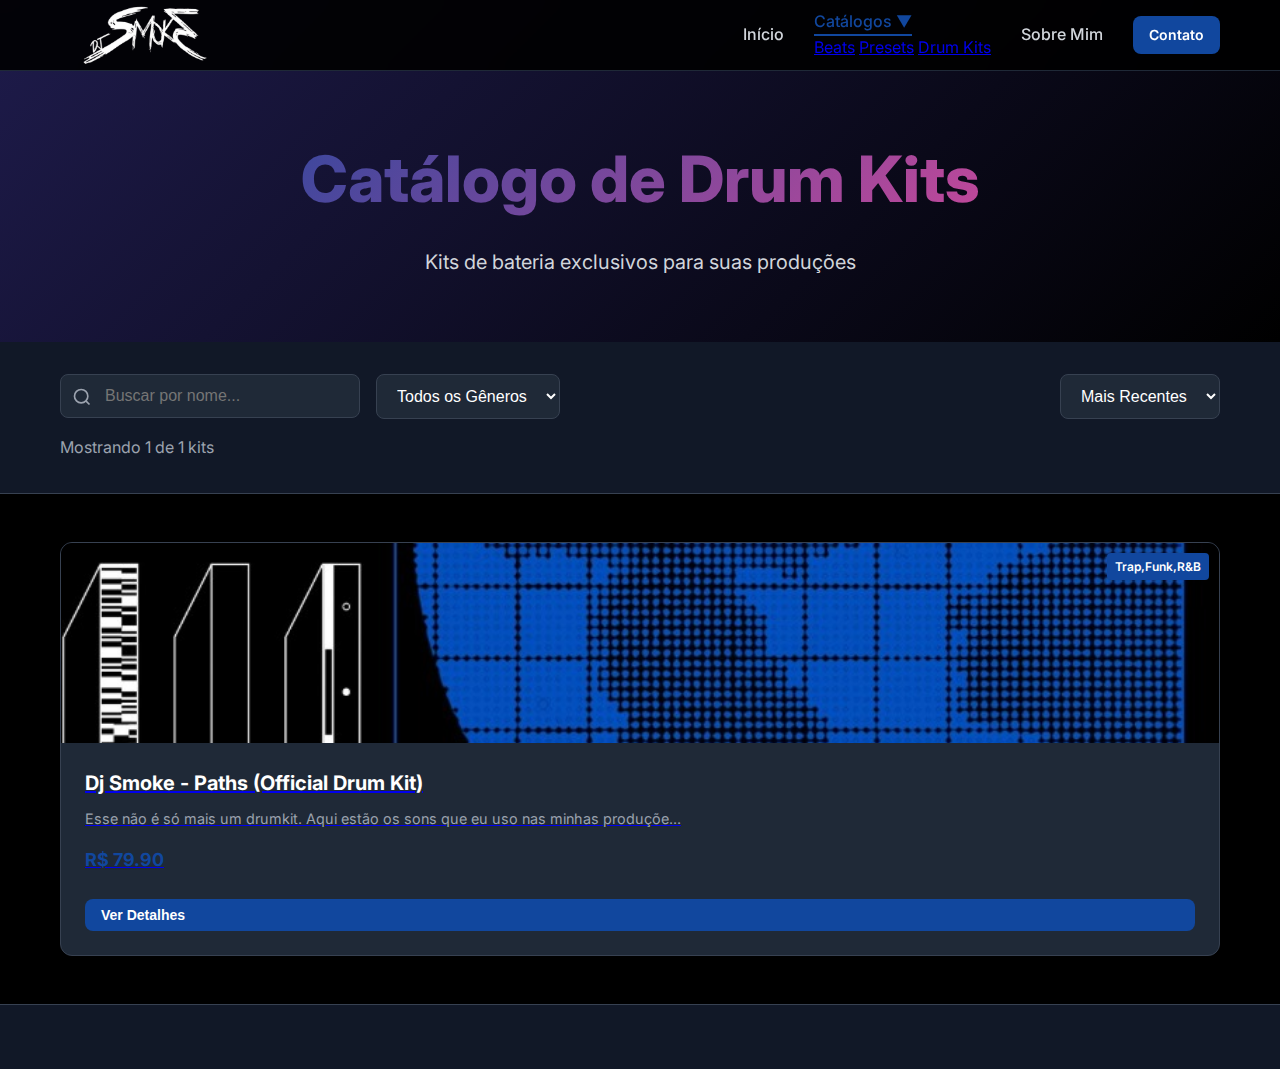
<file: drumkits.html>
<!DOCTYPE html>
<html lang="pt-BR">
<head>
    <meta charset="UTF-8">
    <meta name="viewport" content="width=device-width, initial-scale=1.0">
    <title>Drum Kits - Dj Smoke</title>
    <link rel="stylesheet" href="css/style.css">
    <link rel="preconnect" href="https://fonts.googleapis.com">
    <link rel="preconnect" href="https://fonts.gstatic.com" crossorigin>
    <link href="https://fonts.googleapis.com/css2?family=Inter:wght@300;400;500;600;700;800;900&display=swap" rel="stylesheet">
</head>
<body>
    <nav class="navbar">
        <div class="nav-container">
            <a href="index.html" class="nav-logo">
                <img src="imgs/logo.png" alt="Logo Smoke" class="logo-image">
            </a>
            
             <div class="nav-menu" id="nav-menu">
                <a href="index.html" class="nav-link">Início</a>
                <div class="nav-item-dropdown">
                    <a href="#" class="nav-link active">Catálogos <span class="dropdown-arrow">▼</span></a>
                    <div class="dropdown-menu">
                        <a href="beats.html" class="dropdown-link">Beats</a>
                        <a href="presets.html" class="dropdown-link">Presets</a>
                        <a href="drumkits.html" class="dropdown-link">Drum Kits</a>
                    </div>
                </div>
                <a href="sobre.html" class="nav-link">Sobre Mim</a>
                <a href="https://wa.me/5511912679324?text=Ol%C3%A1%20Dj%20Smoke%2C%20vi%20seu%20contato%20e%20gostaria%20de%20mais%20informa%C3%A7%C3%B5es%20sobre%20o%20seu%20trabalho." class="btn btn-primary btn-sm" target="_blank" rel="noopener noreferrer">Contato</a>
            </div>
            
            <div class="nav-toggle" id="nav-toggle">
                <span class="bar"></span>
                <span class="bar"></span>
                <span class="bar"></span>
            </div>
        </div>
    </nav>

    <section class="page-header">
        <div class="container">
            <h1 class="page-title">Catálogo de Drum Kits</h1>
            <p class="page-subtitle">Kits de bateria exclusivos para suas produções</p>
        </div>
    </section>

    <section class="filters">
        <div class="container">
            <div class="filters-row">
                <div class="filters-left">
                    <div class="search-box">
                        <svg class="search-icon" viewBox="0 0 24 24" fill="none" stroke="currentColor" stroke-width="2">
                            <circle cx="11" cy="11" r="8"></circle>
                            <path d="m21 21-4.35-4.35"></path>
                        </svg>
                        <input type="text" id="search-input" placeholder="Buscar por nome..." class="search-input">
                    </div>
                    <select id="genre-filter" class="filter-select">
                        <option value="all">Todos os Gêneros</option>
                        <option value="Trap">Trap</option>
                        <option value="Funk">Funk</option>
                        <option value="Boombap">Boombap</option>
                    </select>
                </div>
                <div class="filters-right">
                    <select id="sort-filter" class="filter-select">
                        <option value="newest">Mais Recentes</option>
                        <option value="price-low">Menor Preço</option>
                        <option value="price-high">Maior Preço</option>
                    </select>
                </div>
            </div>
            <div class="results-count">
                <span id="results-count"></span>
            </div>
        </div>
    </section>

    <section class="beats-catalog">
        <div class="container">
            <div class="beats-grid" id="drumkits-grid">
                </div>
            <div class="no-results" id="no-results" style="display: none;">
                <p>Nenhum drum kit encontrado com os filtros selecionados.</p>
            </div>
        </div>
    </section>

    <footer class="footer">
         </footer>

    <script src="js/data-drumkits.js"></script>
    <script src="js/drumkits.js"></script>
</body>
</html>
</file>
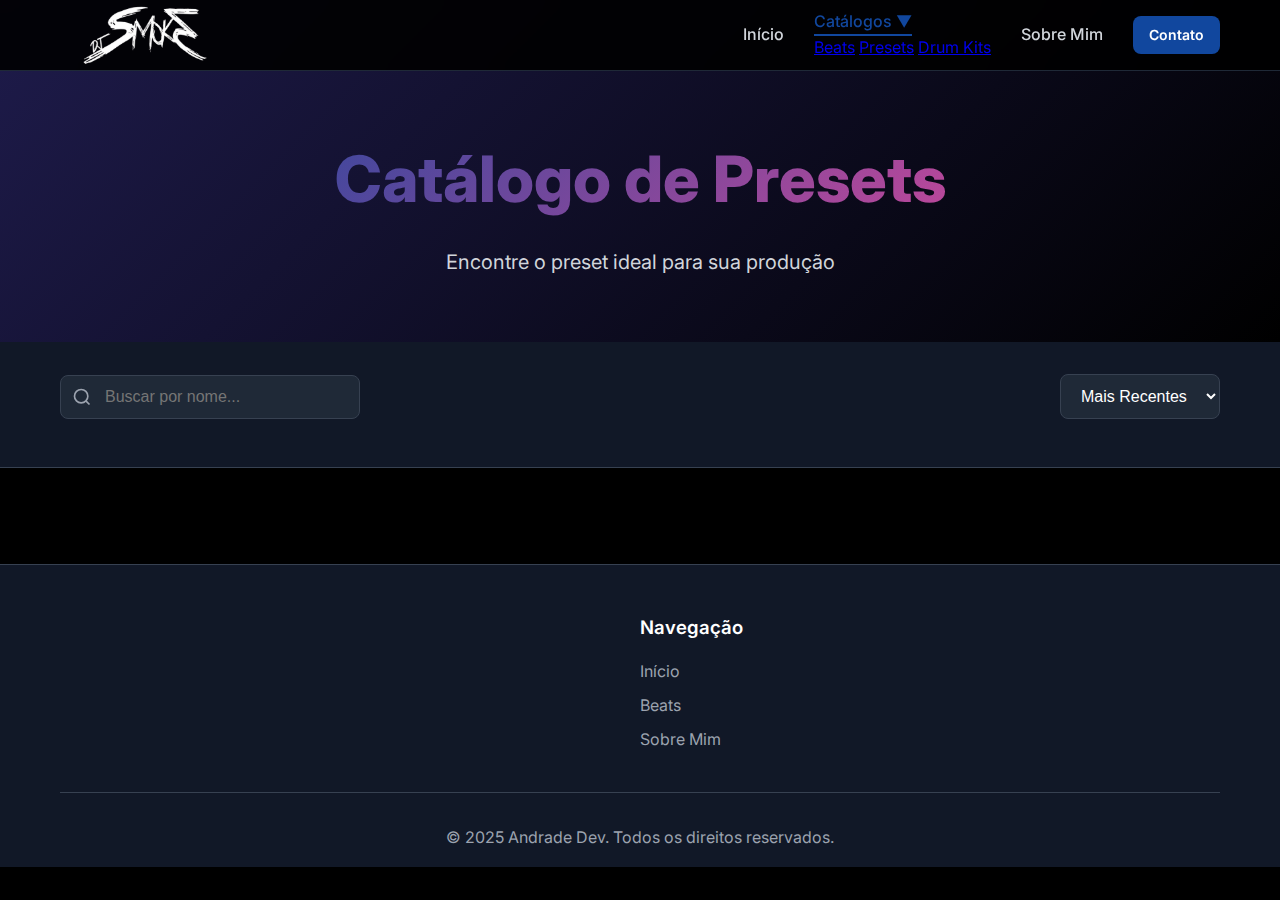
<file: presets.html>
<!DOCTYPE html>
<html lang="pt-BR">
<head>
    <meta charset="UTF-8">
    <meta name="viewport" content="width=device-width, initial-scale=1.0">
    <title>Presets - Dj Smoke</title>
    <link rel="stylesheet" href="css/style.css">
    <link rel="preconnect" href="https://fonts.googleapis.com">
    <link rel="preconnect" href="https://fonts.gstatic.com" crossorigin>
    <link href="https://fonts.googleapis.com/css2?family=Inter:wght@300;400;500;600;700;800;900&display=swap" rel="stylesheet">
</head>
<body>
    <nav class="navbar">
        <div class="nav-container">
            <a href="index.html" class="nav-logo">
                <img src="imgs/logo.png" alt="Logo Smoke" class="logo-image">
            </a>
            
            <div class="nav-menu" id="nav-menu">
                <a href="index.html" class="nav-link">Início</a>
                <div class="nav-item-dropdown">
                    <a href="#" class="nav-link active">Catálogos <span class="dropdown-arrow">▼</span></a>
                    <div class="dropdown-menu">
                        <a href="beats.html" class="dropdown-link">Beats</a>
                        <a href="presets.html" class="dropdown-link">Presets</a>
                        <a href="drumkits.html" class="dropdown-link">Drum Kits</a>
                    </div>
                </div>
                <a href="sobre.html" class="nav-link">Sobre Mim</a>
                <a href="https://wa.me/5511912679324?text=Ol%C3%A1%20Dj%20Smoke%2C%20vi%20seu%20contato%20e%20gostaria%20de%20mais%20informa%C3%A7%C3%B5es%20sobre%20o%20seu%20trabalho." class="btn btn-primary btn-sm" target="_blank" rel="noopener noreferrer">Contato</a>
            </div>
            
            <div class="nav-toggle" id="nav-toggle">
                <span class="bar"></span>
                <span class="bar"></span>
                <span class="bar"></span>
            </div>
        </div>
    </nav>

    <section class="page-header">
        <div class="container">
            <h1 class="page-title">Catálogo de Presets</h1>
            <p class="page-subtitle">Encontre o preset ideal para sua produção</p>
        </div>
    </section>

    <section class="filters">
        <div class="container">
            <div class="filters-row">
                <div class="filters-left">
                    <div class="search-box">
                        <svg class="search-icon" viewBox="0 0 24 24" fill="none" stroke="currentColor" stroke-width="2">
                            <circle cx="11" cy="11" r="8"></circle>
                            <path d="m21 21-4.35-4.35"></path>
                        </svg>
                        <input type="text" id="search-input" placeholder="Buscar por nome..." class="search-input">
                    </div>
                </div>
                <div class="filters-right">
                    <select id="sort-filter" class="filter-select">
                        <option value="newest">Mais Recentes</option>
                        <option value="price-low">Menor Preço</option>
                        <option value="price-high">Maior Preço</option>
                    </select>
                </div>
            </div>
            <div class="results-count">
                <span id="results-count"></span>
            </div>
        </div>
    </section>

    <section class="beats-catalog">
        <div class="container">
            <div class="beats-grid" id="presets-grid">
                </div>
            <div class="no-results" id="no-results" style="display: none;">
                <p>Nenhum preset encontrado com os filtros selecionados.</p>
            </div>
        </div>
    </section>

    <footer class="footer">
        <div class="container">
            <div class="footer-content">
                <div class="footer-brand">
                    <div class="footer-logo">
                        <svg class="logo-icon" viewBox="0 0 24 24" fill="none" stroke="currentColor" stroke-width="2">
                            <path d="M9 18V5l12-2v13"></path>
                            <circle cx="6" cy="18" r="3"></circle>
                            <circle cx="18" cy="16" r="3"></circle>
                        </svg>
                        <span class="logo-text">DJ SMOKE</span>
                    </div>
                </div>
                <div class="footer-links">
                    <div class="footer-column">
                        <h3 class="footer-title">Navegação</h3>
                        <ul class="footer-list">
                            <li><a href="index.html">Início</a></li>
                            <li><a href="beats.html">Beats</a></li>
                            <li><a href="sobre.html">Sobre Mim</a></li>
                        </ul>
                    </div>
                </div>
            </div>
            <div class="footer-bottom">
                <p>© 2025 Andrade Dev. Todos os direitos reservados.</p>
            </div>
        </div>
    </footer>

    <script src="js/data-presets.js"></script>
    <script src="js/presets.js"></script>
</body>
</html>
</file>
<file: css/style.css>
/* Reset and Base Styles */
* {
  margin: 0;
  padding: 0;
  box-sizing: border-box;
}

body {
  font-family: "Inter", sans-serif;
  background-color: #000000;
  color: #ffffff;
  line-height: 1.6;
  overflow-x: hidden;
}

.container {
  max-width: 1200px;
  margin: 0 auto;
  padding: 0 20px;
}

/* Navigation */
.navbar {
  position: fixed;
  top: 0;
  width: 100%;
  background: rgba(0, 0, 0, 0.9);
  backdrop-filter: blur(10px);
  border-bottom: 1px solid #1f2937;
  z-index: 1000;
  transition: all 0.3s ease;
}

.nav-container {
  max-width: 1200px;
  margin: 0 auto;
  padding: 0 20px;
  display: flex;
  justify-content: space-between;
  align-items: center;
  height: 70px;
}

.nav-logo {
  display: flex;
  align-items: center;
  gap: 10px;
}

.logo-icon {
  width: 32px;
  height: 32px;
  color: #11479e;
}

.logo-text {
  font-size: 1.5rem;
  font-weight: 800;
  color: #ffffff;
}

.nav-menu {
  display: flex;
  align-items: center;
  gap: 30px;
}

.nav-link {
  color: #d1d5db;
  text-decoration: none;
  font-weight: 500;
  transition: color 0.3s ease;
  position: relative;
}

.nav-link:hover,
.nav-link.active {
  color: #11479e;
}

.nav-link.active::after {
  content: "";
  position: absolute;
  bottom: -5px;
  left: 0;
  width: 100%;
  height: 2px;
  background: #11479e;
}

.nav-toggle {
  display: none;
  flex-direction: column;
  cursor: pointer;
}

.bar {
  width: 25px;
  height: 3px;
  background: #ffffff;
  margin: 3px 0;
  transition: 0.3s;
}

/* Buttons */
.btn {
  display: inline-flex;
  align-items: center;
  gap: 8px;
  padding: 12px 24px;
  border: none;
  border-radius: 8px;
  font-weight: 600;
  text-decoration: none;
  cursor: pointer;
  transition: all 0.3s ease;
  font-size: 1rem;
}

.btn-sm {
  padding: 8px 16px;
  font-size: 0.875rem;
}

.btn-lg {
  padding: 16px 32px;
  font-size: 1.125rem;
}

.btn-primary {
  background: #11479e;
  color: #ffffff;
}

.btn-primary:hover {
  background: #11479e;
  transform: translateY(-2px);
}

.btn-outline {
  background: transparent;
  color: #11479e;
  border: 2px solid #11479e;
}

.btn-outline:hover {
  background: #11479e;
  color: #000000;
}

.btn-icon {
  width: 20px;
  height: 20px;
}

/* Hero Section */
.hero {
  height: 100vh;
  display: flex;
  align-items: center;
  justify-content: center;
  position: relative;
  background: linear-gradient(135deg, #1e1b4b 0%, #000000 100%);
}

.hero-bg {
  position: absolute;
  inset: 0;
  background: url("/placeholder.svg?height=1080&width=1920&text=Music+Studio+Background") center / cover;
  opacity: 0.2;
}

.hero-content {
  text-align: center;
  z-index: 2;
  max-width: 800px;
  padding: 0 20px;
}

.hero-title {
  font-size: clamp(3rem, 8vw, 8rem);
  font-weight: 900;
  margin-bottom: 1.5rem;
  background: linear-gradient(135deg, #11479e, #ec4899);
  -webkit-background-clip: text;
  -webkit-text-fill-color: transparent;
  background-clip: text;
  animation: glow 2s ease-in-out infinite alternate;
}

@keyframes glow {
  from {
    text-shadow: 0 0 20px rgba(17, 71, 158, 0.5);
  }
  to {
    text-shadow: 0 0 30px rgba(17, 71, 158, 0.8);
  }
}

.hero-subtitle {
  font-size: clamp(1.125rem, 3vw, 1.5rem);
  color: #d1d5db;
  margin-bottom: 2rem;
}

.hero-buttons {
  display: flex;
  gap: 1rem;
  justify-content: center;
  flex-wrap: wrap;
}

/* Sections */
.section-header {
  text-align: center;
  margin-bottom: 4rem;
}

.section-title {
  font-size: clamp(2rem, 5vw, 3rem);
  font-weight: 800;
  margin-bottom: 1rem;
  color: #ffffff;
}

.section-subtitle {
  font-size: 1.25rem;
  color: #9ca3af;
}

.section-footer {
  text-align: center;
  margin-top: 3rem;
}

/* Featured Beats */
.featured-beats {
  padding: 5rem 0;
}

.beats-grid {
  display: grid;
  grid-template-columns: repeat(auto-fit, minmax(280px, 1fr));
  gap: 2rem;
}

.beat-card {
  background: #1f2937;
  border: 1px solid #374151;
  border-radius: 12px;
  overflow: hidden;
  transition: all 0.3s ease;
  cursor: pointer;
}

.beat-card:hover {
  border-color: #11479e;
  transform: translateY(-5px);
}

.beat-image {
  position: relative;
  width: 100%;
  height: 200px;
  overflow: hidden;
}

.beat-image img {
  width: 100%;
  height: 100%;
  object-fit: cover;
  transition: transform 0.3s ease;
}

.beat-card:hover .beat-image img {
  transform: scale(1.1);
}

.beat-overlay {
  position: absolute;
  inset: 0;
  background: rgba(0, 0, 0, 0.5);
  display: flex;
  align-items: center;
  justify-content: center;
  opacity: 0;
  transition: opacity 0.3s ease;
}

.beat-card:hover .beat-overlay {
  opacity: 1;
}

.play-btn {
  width: 60px;
  height: 60px;
  background: #11479e;
  border: none;
  border-radius: 50%;
  display: flex;
  align-items: center;
  justify-content: center;
  cursor: pointer;
  transition: all 0.3s ease;
}

.play-btn:hover {
  background: #11479e;
  transform: scale(1.1);
}

.play-btn svg {
  width: 24px;
  height: 24px;
  color: #ffffff;
  margin-left: 2px;
}

.beat-genre {
  position: absolute;
  top: 10px;
  right: 10px;
  background: #11479e;
  color: #ffffff;
  padding: 4px 8px;
  border-radius: 4px;
  font-size: 0.75rem;
  font-weight: 600;
}

.beat-info {
  padding: 1.5rem;
}

.beat-title {
  font-size: 1.25rem;
  font-weight: 700;
  margin-bottom: 0.5rem;
  color: #ffffff;
}

.beat-details {
  display: flex;
  justify-content: space-between;
  align-items: center;
  margin-bottom: 1rem;
}

.beat-bpm {
  color: #9ca3af;
  font-size: 0.875rem;
}

.beat-price {
  color: #11479e;
  font-size: 1.125rem;
  font-weight: 700;
}

.buy-btn {
  width: 100%;
  background: #11479e;
  color: #ffffff;
  border: none;
  padding: 12px;
  border-radius: 8px;
  font-weight: 600;
  cursor: pointer;
  transition: all 0.3s ease;
  display: flex;
  align-items: center;
  justify-content: center;
  gap: 8px;
}

.buy-btn:hover {
  background: #11479e;
}

.buy-btn svg {
  width: 16px;
  height: 16px;
}

/* Stats Section */
.stats {
  padding: 5rem 0;
  background: rgba(31, 41, 55, 0.5);
}

.stats-grid {
  display: grid;
  grid-template-columns: repeat(auto-fit, minmax(200px, 1fr));
  gap: 2rem;
  text-align: center;
}

.stat-item {
  padding: 2rem;
}

.stat-number {
  font-size: 3rem;
  font-weight: 800;
  color: #11479e;
  margin-bottom: 0.5rem;
}

.stat-label {
  color: #9ca3af;
  font-size: 1rem;
}

/* CTA Section */
.cta {
  padding: 5rem 0;
  text-align: center;
}

.cta-content {
  max-width: 600px;
  margin: 0 auto;
}

.cta-title {
  font-size: clamp(2rem, 5vw, 3rem);
  font-weight: 800;
  margin-bottom: 1rem;
}

.cta-subtitle {
  font-size: 1.25rem;
  color: #9ca3af;
  margin-bottom: 2rem;
}

.cta-buttons {
  display: flex;
  gap: 1rem;
  justify-content: center;
  flex-wrap: wrap;
}

/* Page Header */
.page-header {
  padding: 8rem 0 4rem;
  text-align: center;
  background: linear-gradient(135deg, #1e1b4b 0%, #000000 100%);
}

.page-title {
  font-size: clamp(2.5rem, 6vw, 4rem);
  font-weight: 800;
  margin-bottom: 1rem;
  background: linear-gradient(135deg, #11479e, #ec4899);
  -webkit-background-clip: text;
  -webkit-text-fill-color: transparent;
  background-clip: text;
}

.page-subtitle {
  font-size: 1.25rem;
  color: #d1d5db;
}

/* Filters */
.filters {
  padding: 2rem 0;
  background: #111827;
  border-bottom: 1px solid #374151;
}

.filters-row {
  display: flex;
  justify-content: space-between;
  align-items: center;
  gap: 1rem;
  flex-wrap: wrap;
}

.filters-left {
  display: flex;
  gap: 1rem;
  flex: 1;
}

.search-box {
  position: relative;
  flex: 1;
  max-width: 300px;
}

.search-icon {
  position: absolute;
  left: 12px;
  top: 50%;
  transform: translateY(-50%);
  width: 20px;
  height: 20px;
  color: #9ca3af;
}

.search-input {
  width: 100%;
  padding: 12px 12px 12px 44px;
  background: #1f2937;
  border: 1px solid #374151;
  border-radius: 8px;
  color: #ffffff;
  font-size: 1rem;
}

.search-input:focus {
  outline: none;
  border-color: #11479e;
}

.filter-select {
  padding: 12px 16px;
  background: #1f2937;
  border: 1px solid #374151;
  border-radius: 8px;
  color: #ffffff;
  font-size: 1rem;
  cursor: pointer;
}

.filter-select:focus {
  outline: none;
  border-color: #11479e;
}

.results-count {
  margin-top: 1rem;
  color: #9ca3af;
}

/* Beats Catalog */
.beats-catalog {
  padding: 3rem 0;
}

.no-results {
  text-align: center;
  padding: 4rem 0;
  color: #9ca3af;
  font-size: 1.25rem;
}

/* About Page Styles */
.about-hero {
  padding: 8rem 0 4rem;
}

.about-hero-content {
  display: grid;
  grid-template-columns: 1fr 1fr;
  gap: 4rem;
  align-items: center;
}

.about-title {
  font-size: clamp(2.5rem, 6vw, 4rem);
  font-weight: 800;
  margin-bottom: 2rem;
  background: linear-gradient(135deg, #11479e, #ec4899);
  -webkit-background-clip: text;
  -webkit-text-fill-color: transparent;
  background-clip: text;
}

.about-description {
  font-size: 1.125rem;
  color: #d1d5db;
  margin-bottom: 1.5rem;
  line-height: 1.7;
}

.about-image {
  text-align: center;
}

.producer-image {
  width: 100%;
  max-width: 400px;
  height: 400px;
  object-fit: cover;
  border-radius: 12px;
  box-shadow: 0 20px 40px rgba(17, 71, 158, 0.3);
}

/* Stats Cards */
.about-stats {
  padding: 4rem 0;
  background: rgba(31, 41, 55, 0.5);
}

.stats-cards {
  display: grid;
  grid-template-columns: repeat(auto-fit, minmax(250px, 1fr));
  gap: 2rem;
}

.stat-card {
  background: #1f2937;
  border: 1px solid #374151;
  border-radius: 12px;
  padding: 2rem;
  text-align: center;
  transition: all 0.3s ease;
}

.stat-card:hover {
  border-color: #11479e;
  transform: translateY(-5px);
}

.stat-icon {
  width: 48px;
  height: 48px;
  color: #11479e;
  margin: 0 auto 1rem;
}

/* Timeline */
.story-timeline {
  padding: 5rem 0;
}

.timeline {
  max-width: 800px;
  margin: 0 auto;
  position: relative;
}

.timeline::before {
  content: "";
  position: absolute;
  left: 50%;
  transform: translateX(-50%);
  width: 2px;
  height: 100%;
  background: #374151;
}

.timeline-item {
  display: flex;
  align-items: center;
  margin-bottom: 4rem;
  position: relative;
}

.timeline-item:nth-child(odd) {
  flex-direction: row-reverse;
}

.timeline-year {
  background: #11479e;
  color: #ffffff;
  padding: 1rem 1.5rem;
  border-radius: 50px;
  font-weight: 700;
  font-size: 1.125rem;
  position: absolute;
  left: 50%;
  transform: translateX(-50%);
  z-index: 2;
}

.timeline-content {
  background: #1f2937;
  border: 1px solid #374151;
  border-radius: 12px;
  padding: 2rem;
  width: 45%;
  margin: 0 5%;
}

.timeline-title {
  color: #11479e;
  font-size: 1.5rem;
  font-weight: 700;
  margin-bottom: 1rem;
}

.timeline-description {
  color: #d1d5db;
  line-height: 1.6;
}

/* Philosophy */
.philosophy {
  padding: 5rem 0;
  background: rgba(31, 41, 55, 0.5);
}

.philosophy-content {
  text-align: center;
  max-width: 800px;
  margin: 0 auto;
}

.philosophy-quote {
  font-size: 1.5rem;
  font-style: italic;
  color: #d1d5db;
  margin: 3rem 0;
  line-height: 1.6;
  position: relative;
}

.philosophy-quote::before,
.philosophy-quote::after {
  content: '"';
  font-size: 4rem;
  color: #11479e;
  position: absolute;
}

.philosophy-quote::before {
  top: -20px;
  left: -40px;
}

.philosophy-quote::after {
  bottom: -60px;
  right: -40px;
}

.philosophy-pillars {
  display: grid;
  grid-template-columns: repeat(auto-fit, minmax(250px, 1fr));
  gap: 2rem;
  margin-top: 4rem;
}

.pillar {
  text-align: center;
}

.pillar-title {
  color: #11479e;
  font-size: 1.25rem;
  font-weight: 700;
  margin-bottom: 1rem;
}

.pillar-description {
  color: #9ca3af;
  line-height: 1.6;
}

/* Footer */
.footer {
  background: #111827;
  border-top: 1px solid #374151;
  padding: 3rem 0 1rem;
}

.footer-content {
  display: grid;
  grid-template-columns: 2fr 1fr 1fr;
  gap: 3rem;
  margin-bottom: 2rem;
}

.footer-brand {
  max-width: 400px;
}

.footer-logo {
  display: flex;
  align-items: center;
  gap: 10px;
  margin-bottom: 1rem;
}

.footer-description {
  color: #9ca3af;
  margin-bottom: 1.5rem;
  line-height: 1.6;
}

.social-links {
  display: flex;
  gap: 1rem;
}

.social-link {
  width: 40px;
  height: 40px;
  background: #1f2937;
  border: 1px solid #374151;
  border-radius: 8px;
  display: flex;
  align-items: center;
  justify-content: center;
  color: #9ca3af;
  transition: all 0.3s ease;
}

.social-link:hover {
  background: #11479e;
  border-color: #11479e;
  color: #ffffff;
}

.social-link svg {
  width: 20px;
  height: 20px;
}

.footer-title {
  color: #ffffff;
  font-weight: 600;
  margin-bottom: 1rem;
}

.footer-list {
  list-style: none;
}

.footer-list li {
  margin-bottom: 0.5rem;
}

.footer-list a {
  color: #9ca3af;
  text-decoration: none;
  transition: color 0.3s ease;
}

.footer-list a:hover {
  color: #11479e;
}

.footer-bottom {
  border-top: 1px solid #374151;
  padding-top: 2rem;
  text-align: center;
  color: #9ca3af;
}

/* Audio Modal */
.audio-modal {
  display: none;
  position: fixed;
  z-index: 2000;
  left: 0;
  top: 0;
  width: 100%;
  height: 100%;
  background-color: rgba(0, 0, 0, 0.8);
  backdrop-filter: blur(5px);
}

.audio-modal-content {
  background: #1f2937;
  border: 1px solid #374151;
  border-radius: 12px;
  margin: 10% auto;
  padding: 2rem;
  width: 90%;
  max-width: 500px;
  position: relative;
}

.audio-modal-header {
  display: flex;
  justify-content: space-between;
  align-items: center;
  margin-bottom: 1.5rem;
}

.audio-modal-close {
  background: none;
  border: none;
  color: #9ca3af;
  font-size: 2rem;
  cursor: pointer;
  transition: color 0.3s ease;
}

.audio-modal-close:hover {
  color: #ffffff;
}

.audio-player audio {
  width: 100%;
  background: #111827;
  border-radius: 8px;
}

/* Responsive Design */
@media (max-width: 768px) {
  .nav-menu {
    position: fixed;
    left: -100%;
    top: 70px;
    flex-direction: column;
    background-color: rgba(0, 0, 0, 0.95);
    width: 100%;
    text-align: center;
    transition: 0.3s;
    padding: 2rem 0;
    gap: 1rem;
  }

  .nav-menu.active {
    left: 0;
  }

  .nav-toggle {
    display: flex;
  }

  .hero-buttons {
    flex-direction: column;
    align-items: center;
  }

  .beats-grid {
    grid-template-columns: 1fr;
  }

  .stats-grid {
    grid-template-columns: repeat(2, 1fr);
  }

  .filters-row {
    flex-direction: column;
    align-items: stretch;
  }

  .filters-left {
    flex-direction: column;
  }

  .about-hero-content {
    grid-template-columns: 1fr;
    text-align: center;
  }

  .timeline::before {
    left: 20px;
  }

  .timeline-item {
    flex-direction: row !important;
    padding-left: 60px;
  }

  .timeline-year {
    left: 20px;
    transform: translateX(-50%);
  }

  .timeline-content {
    width: 100%;
    margin: 0;
  }

  .philosophy-quote::before,
  .philosophy-quote::after {
    display: none;
  }

  .footer-content {
    grid-template-columns: 1fr;
    text-align: center;
  }

  .cta-buttons {
    flex-direction: column;
    align-items: center;
  }
}

@media (max-width: 480px) {
  .stats-grid {
    grid-template-columns: 1fr;
  }

  .stats-cards {
    grid-template-columns: 1fr;
  }

  .philosophy-pillars {
    grid-template-columns: 1fr;
  }
}

/* Animations */
@keyframes fadeInUp {
  from {
    opacity: 0;
    transform: translateY(30px);
  }
  to {
    opacity: 1;
    transform: translateY(0);
  }
}

.beat-card {
  animation: fadeInUp 0.6s ease forwards;
}

.beat-card:nth-child(2) {
  animation-delay: 0.1s;
}
.beat-card:nth-child(3) {
  animation-delay: 0.2s;
}
.beat-card:nth-child(4) {
  animation-delay: 0.3s;
}

/* Smooth scrolling */
html {
  scroll-behavior: smooth;
}

/* Custom scrollbar */
::-webkit-scrollbar {
  width: 8px;
}

::-webkit-scrollbar-track {
  background: #1f2937;
}

::-webkit-scrollbar-thumb {
  background: #11479e;
  border-radius: 4px;
}

::-webkit-scrollbar-thumb:hover {
  background: #11479e;
}
/*
** Estilos para o botão e ícones de imagem (seção Sobre)
*/

/* Container para alinhar o botão e os ícones */
.about-actions {
  margin-top: 2.5rem; /* Espaço acima do conjunto */
  display: flex;
  align-items: center;
  gap: 1.5rem; /* Espaço entre o botão e o grupo de ícones */
  flex-wrap: wrap; /* Permite que os itens quebrem a linha em telas menores */
}

/* Container para os links de ícones */
.about-social-links {
  display: flex;
  align-items: center;
  gap: 1rem; /* Espaço entre cada ícone */
}

/* Estilo para cada link que contém uma imagem de ícone */
.social-link-img {
  display: inline-block;
  transition: transform 0.2s ease-in-out; /* Efeito suave ao passar o mouse */
}

.social-link-img:hover {
  transform: scale(1.1); /* Aumenta o ícone levemente no hover */
}

/* Define o tamanho da imagem do ícone */
.social-link-img img {
  width: 40px;  /* Largura do ícone */
  height: 40px; /* Altura do ícone */
  object-fit: cover; /* Garante que a imagem não fique distorcida */
}

/* Ajuste para centralizar em telas de celular */
@media (max-width: 768px) {
  .about-hero-content {
    text-align: center; /* Garante que o texto fique centralizado */
  }
  .about-actions {
    justify-content: center; /* Centraliza o botão e os ícones */
    width: 100%;
  }
}
/* Navigation */
.nav-logo {
  display: flex;
  align-items: center;
  /* gap: 10px; REMOVIDO */
}

.logo-icon {
  width: 32px;
  height: 32px;
  color: #11479e;
  display: none; /* Oculta o ícone SVG antigo */
}

.logo-text {
  font-size: 1.5rem;
  font-weight: 800;
  color: #ffffff;
  display: none; /* Oculta o texto antigo */
}

.logo-image {
  max-height: 65px; /* Ajuste a altura conforme necessário */
}

/* Hero Section */
/* Hero Section -- CORRIGIDO */
.hero-content {
  text-align: center;
  z-index: 2;
  max-width: 800px;
  padding: 0 20px;
}

/* Oculta o título de texto original para dar lugar à imagem */
.hero-title {
  display: none;
}

/* Mantém o subtítulo de texto visível */
.hero-subtitle {
  font-size: clamp(1.125rem, 3vw, 1.5rem);
  color: #d1d5db;
  margin-bottom: 2rem;
  /* A regra 'display: none;' foi removida daqui */
}

/* Estilo para a imagem da sua logo que funciona como título */
.hero-logo {
  max-width: 800px; /* Ajuste a largura conforme necessário */
  margin-bottom: 1.5rem; /* Espaço entre a logo e o subtítulo */
}
</file>
